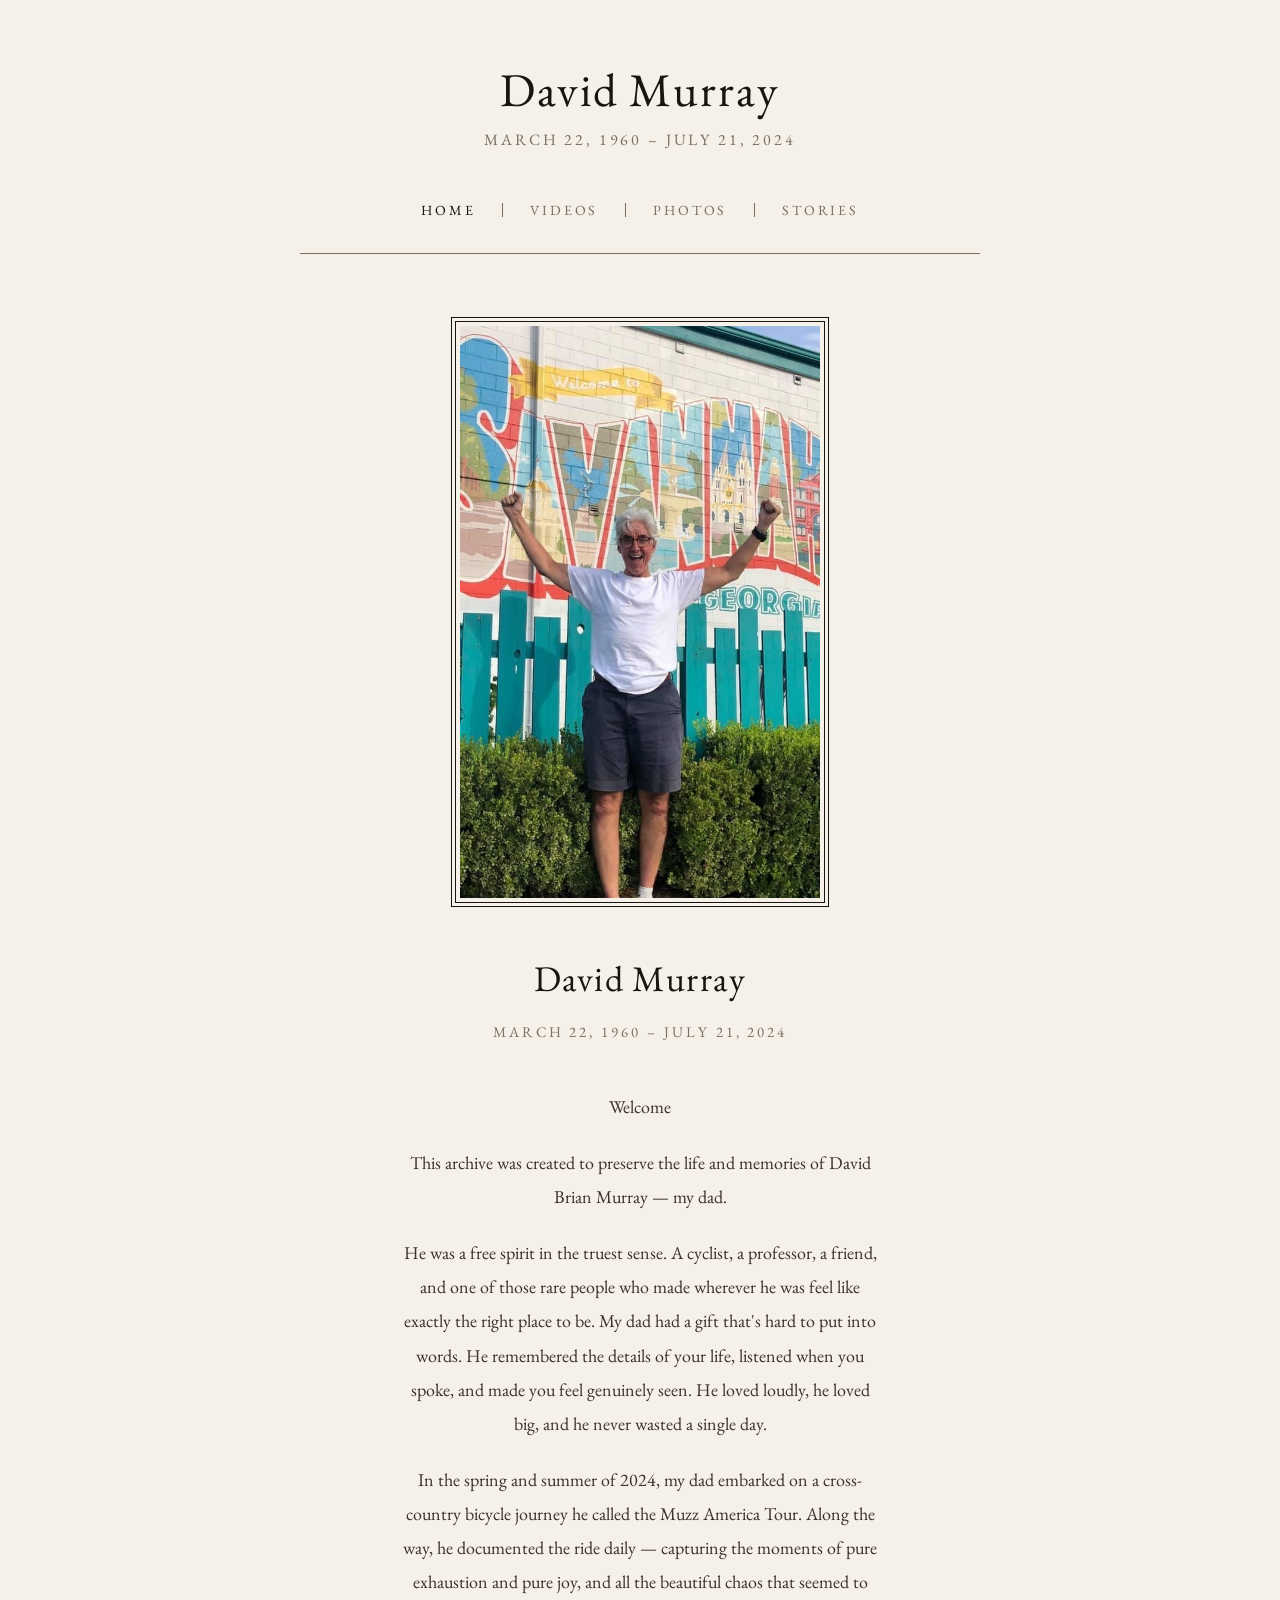
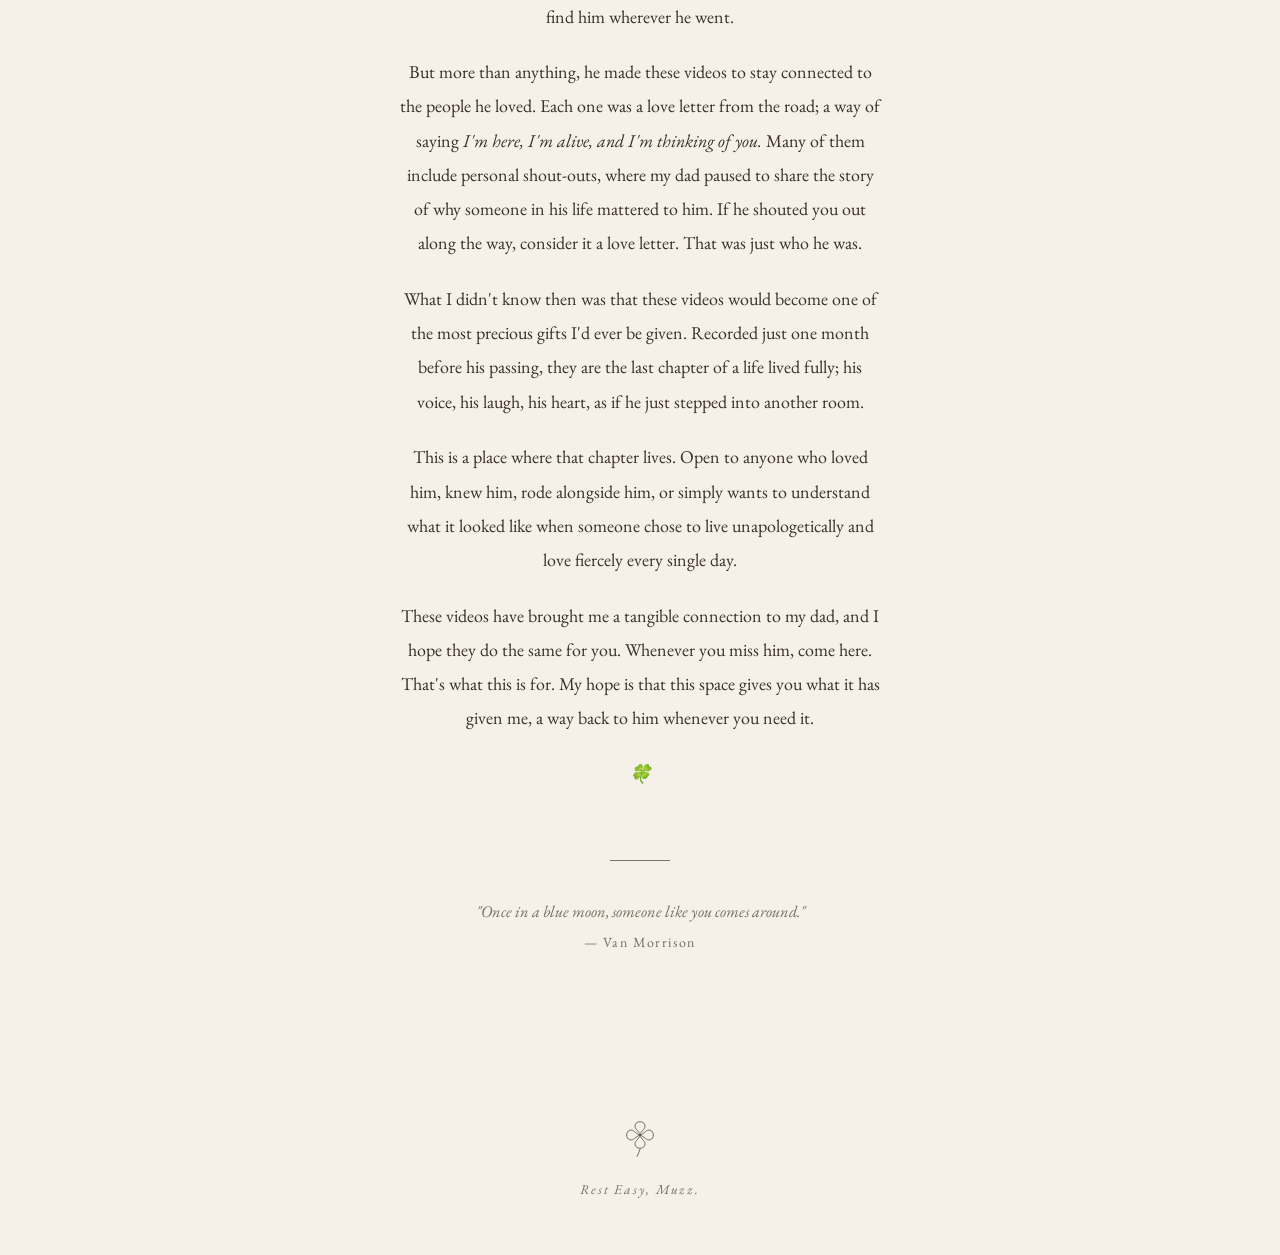
<file: index.html>
<!DOCTYPE html>
<html lang="en">
<head>
  <meta charset="UTF-8" />
  <meta name="viewport" content="width=device-width, initial-scale=1.0" />
  <title>David Murray — Archive</title>
  <link rel="stylesheet" href="styles.css" />
</head>
<body>
  <header class="site-header">
    <div class="header-name">David Murray</div>
    <div class="header-dates">March 22, 1960 &ndash; July 21, 2024</div>
  </header>
  <nav>
    <a href="index.html" class="active">Home</a>
    <a href="videos.html">Videos</a>
    <a href="photos.html">Photos</a>
    <a href="stories.html">Stories</a>
  </nav>
  <div class="page-wrap">
    <main>
      <div class="photo-frame">
        <img src="Dad.jpg" alt="David Murray" />
      </div>
      <h1 class="home-name">David Murray</h1>
      <div class="home-dates">March 22, 1960 &ndash; July 21, 2024</div>
<div class="home-intro">
        <p>Welcome</p>
        <p>This archive was created to preserve the life and memories of David Brian Murray — my dad.</p>
        <p>He was a free spirit in the truest sense. A cyclist, a professor, a friend, and one of those rare people who made wherever he was feel like exactly the right place to be. My dad had a gift that's hard to put into words. He remembered the details of your life, listened when you spoke, and made you feel genuinely seen. He loved loudly, he loved big, and he never wasted a single day.</p>
        <p>In the spring and summer of 2024, my dad embarked on a cross-country bicycle journey he called the Muzz America Tour. Along the way, he documented the ride daily — capturing the moments of pure exhaustion and pure joy, and all the beautiful chaos that seemed to find him wherever he went.</p>
        <p>But more than anything, he made these videos to stay connected to the people he loved. Each one was a love letter from the road; a way of saying <em>I'm here, I'm alive, and I'm thinking of you.</em> Many of them include personal shout-outs, where my dad paused to share the story of why someone in his life mattered to him. If he shouted you out along the way, consider it a love letter. That was just who he was.</p>
        <p>What I didn't know then was that these videos would become one of the most precious gifts I'd ever be given. Recorded just one month before his passing, they are the last chapter of a life lived fully; his voice, his laugh, his heart, as if he just stepped into another room.</p>
        <p>This is a place where that chapter lives. Open to anyone who loved him, knew him, rode alongside him, or simply wants to understand what it looked like when someone chose to live unapologetically and love fiercely every single day.</p>
  <p>These videos have brought me a tangible connection to my dad, and I hope they do the same for you. Whenever you miss him, come here. That's what this is for. My hope is that this space gives you what it has given me, a way back to him whenever you need it.</p>
        <p><em>🍀</em></p>
      </div>
      <div class="divider"></div>
      <div class="home-intro" style="font-style: italic; font-size: 0.9rem; color: var(--ink-light);">
        "Once in a blue moon, someone like you comes around."<br />
        <span style="font-style: normal; letter-spacing: 0.1em; font-size: 0.78rem;">— Van Morrison</span>
      </div>
    </main>
  </div>
  <footer>
    <img src="clover.svg" alt="" class="clover-icon" />
    <div class="footer-text">Rest Easy, Muzz.</div>
  </footer>
</body>
</html>
</file>
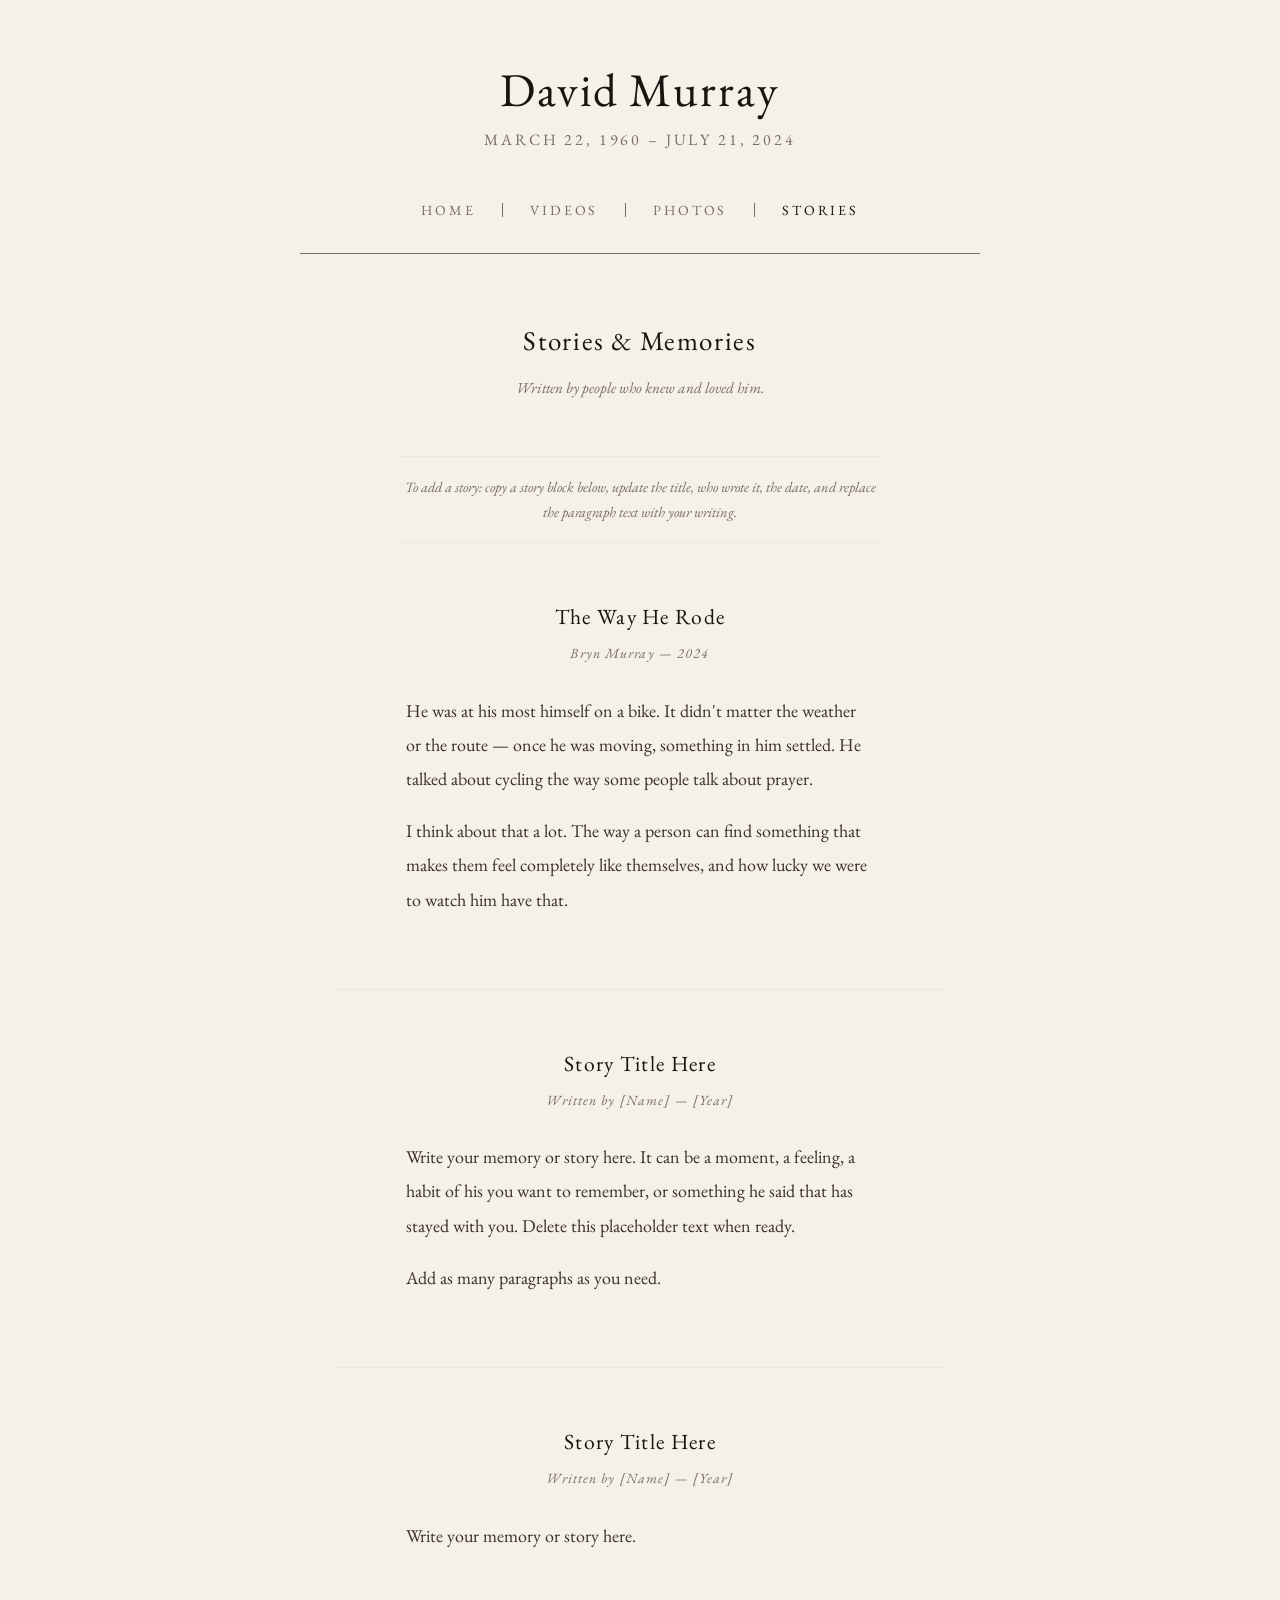
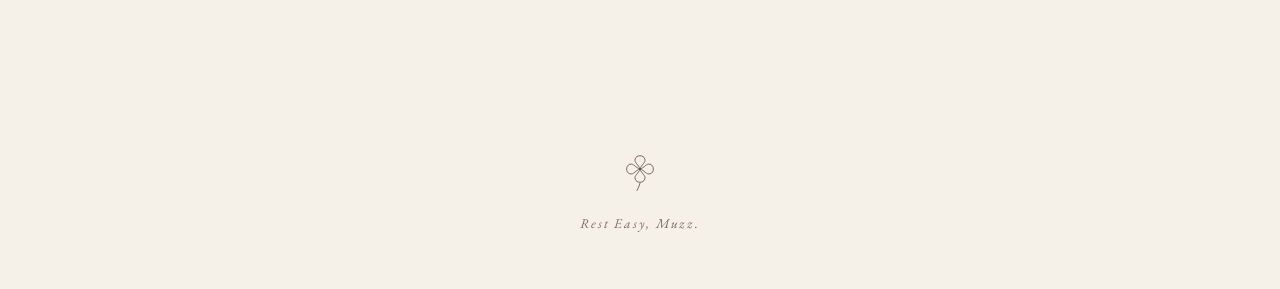
<file: stories.html>
<!DOCTYPE html>
<html lang="en">
<head>
  <meta charset="UTF-8" />
  <meta name="viewport" content="width=device-width, initial-scale=1.0" />
  <title>Stories — David Murray Archive</title>
  <link rel="stylesheet" href="styles.css" />
</head>
<body>
  <header class="site-header">
    <div class="header-name">David Murray</div>
    <div class="header-dates">March 22, 1960 &ndash; July 21, 2024</div>
  </header>
  <nav>
    <a href="index.html">Home</a>
    <a href="videos.html">Videos</a>
    <a href="photos.html">Photos</a>
    <a href="stories.html" class="active">Stories</a>
  </nav>
  <div class="page-wrap">
    <main>
      <div class="page-title">Stories &amp; Memories</div>
      <div class="page-subtitle">Written by people who knew and loved him.</div>
      <div class="note">
        To add a story: copy a story block below, update the title, who wrote it, the date, and replace the paragraph text with your writing.
      </div>
      <div class="story-list">
        <div class="story-entry">
          <h2>The Way He Rode</h2>
          <div class="story-meta">Bryn Murray &mdash; 2024</div>
          <p>He was at his most himself on a bike. It didn't matter the weather or the route — once he was moving, something in him settled. He talked about cycling the way some people talk about prayer.</p>
          <p>I think about that a lot. The way a person can find something that makes them feel completely like themselves, and how lucky we were to watch him have that.</p>
        </div>
        <div class="story-entry">
          <h2>Story Title Here</h2>
          <div class="story-meta">Written by [Name] &mdash; [Year]</div>
          <p>Write your memory or story here. It can be a moment, a feeling, a habit of his you want to remember, or something he said that has stayed with you. Delete this placeholder text when ready.</p>
          <p>Add as many paragraphs as you need.</p>
        </div>
        <div class="story-entry">
          <h2>Story Title Here</h2>
          <div class="story-meta">Written by [Name] &mdash; [Year]</div>
          <p>Write your memory or story here.</p>
        </div>
      </div>
    </main>
  </div>
  <footer>
    <img src="clover.svg" alt="" class="clover-icon" />
    <div class="footer-text">Rest Easy, Muzz.</div>
  </footer>
</body>
</html>
</file>
<file: styles.css>
@import url('https://fonts.googleapis.com/css2?family=EB+Garamond:ital,wght@0,400;0,500;1,400&family=Cormorant+Garamond:ital,wght@0,300;0,400;0,600;1,300;1,400&display=swap');

*, *::before, *::after { box-sizing: border-box; margin: 0; padding: 0; }

:root {
  --ivory: #f5f0e8;
  --ivory-mid: #ede7d9;
  --ink: #1a1410;
  --ink-soft: #3a3028;
  --ink-light: #7a6e62;
  --font: 'EB Garamond', 'Cormorant Garamond', Georgia, serif;
}

html { font-size: 18px; background-color: var(--ivory); }

body { background-color: var(--ivory); color: var(--ink-soft); font-family: var(--font); font-weight: 400; line-height: 1.8; min-height: 100vh; display: flex; flex-direction: column; align-items: center; }

img { display: block; max-width: 100%; }
a { color: inherit; text-decoration: none; }

.page-wrap { width: 100%; max-width: 680px; padding: 0 2rem; display: flex; flex-direction: column; align-items: center; flex: 1; }

.site-header { width: 100%; max-width: 680px; text-align: center; padding: 3.5rem 2rem 1.5rem; }
.site-header .header-name { font-family: var(--font); font-size: 2.6rem; font-weight: 400; letter-spacing: 0.04em; color: var(--ink); line-height: 1.15; }
.site-header .header-dates { font-size: 0.88rem; letter-spacing: 0.18em; text-transform: uppercase; color: var(--ink-light); margin-top: 0.5rem; }

nav { width: 100%; max-width: 680px; display: flex; justify-content: center; padding: 1.2rem 0 2rem; border-bottom: 1px solid var(--ink-light); }
nav a { font-size: 0.78rem; letter-spacing: 0.2em; text-transform: uppercase; color: var(--ink-light); padding: 0 1.5rem; border-right: 1px solid var(--ink-light); line-height: 1; }
nav a:last-child { border-right: none; }
nav a:hover, nav a.active { color: var(--ink); }

main { width: 100%; padding: 3.5rem 0 5rem; display: flex; flex-direction: column; align-items: center; }

.photo-frame { position: relative; display: inline-block; padding: 8px; border: 1.5px solid var(--ink); margin: 0 auto; }
.photo-frame::after { content: ''; position: absolute; inset: 3px; border: 1px solid var(--ink); pointer-events: none; }
.photo-frame img { display: block; width: 100%; max-width: 360px; height: auto; }

.photo-frame-placeholder { position: relative; display: inline-flex; align-items: center; justify-content: center; padding: 8px; border: 1.5px solid var(--ink); margin: 0 auto; }
.photo-frame-placeholder::after { content: ''; position: absolute; inset: 3px; border: 1px solid var(--ink); pointer-events: none; }
.photo-frame-placeholder .inner { width: 300px; height: 380px; background-color: var(--ivory-mid); display: flex; align-items: center; justify-content: center; flex-direction: column; gap: 0.6rem; color: var(--ink-light); font-size: 0.8rem; font-style: italic; text-align: center; padding: 1.5rem; }

.home-name { font-size: 2rem; font-weight: 400; letter-spacing: 0.04em; text-align: center; color: var(--ink); margin-top: 2.2rem; margin-bottom: 0.4rem; }
.home-dates { font-size: 0.82rem; letter-spacing: 0.2em; text-transform: uppercase; text-align: center; color: var(--ink-light); margin-bottom: 2.5rem; }
.home-intro { max-width: 480px; text-align: center; font-size: 1rem; line-height: 1.9; color: var(--ink-soft); margin: 0 auto 1.8rem; }
.home-intro p + p { margin-top: 1.2rem; }

.page-title { font-size: 1.5rem; font-weight: 400; letter-spacing: 0.06em; text-align: center; color: var(--ink); margin-bottom: 0.5rem; }
.page-subtitle { font-size: 0.85rem; font-style: italic; color: var(--ink-light); text-align: center; margin-bottom: 3rem; }

.divider { width: 60px; height: 1px; background-color: var(--ink-light); margin: 2rem auto; }

.note { max-width: 480px; margin: 0 auto 3rem; font-size: 0.8rem; font-style: italic; color: var(--ink-light); text-align: center; line-height: 1.7; border-top: 1px solid var(--ivory-mid); border-bottom: 1px solid var(--ivory-mid); padding: 1rem 0; }

.photo-grid { display: grid; grid-template-columns: repeat(2, 1fr); gap: 1.4rem; width: 100%; margin-bottom: 3rem; }
.photo-grid-item { display: flex; flex-direction: column; align-items: center; gap: 0.6rem; }
.photo-grid-item .photo-frame img { max-width: 100%; width: 100%; aspect-ratio: 1; object-fit: cover; }
.photo-grid-item .photo-frame-placeholder .inner { width: 100%; aspect-ratio: 1; height: auto; min-height: 180px; }
.photo-caption { font-size: 0.78rem; font-style: italic; color: var(--ink-light); text-align: center; }

.video-list { width: 100%; display: flex; flex-direction: column; gap: 3rem; margin-bottom: 3rem; }
.video-entry { display: flex; flex-direction: column; align-items: center; gap: 0.9rem; }
.video-frame { width: 100%; position: relative; padding: 8px; border: 1.5px solid var(--ink); }
.video-frame::after { content: ''; position: absolute; inset: 3px; border: 1px solid var(--ink); pointer-events: none; }
.video-frame video, .video-frame iframe { display: block; width: 100%; aspect-ratio: 16 / 9; background-color: #0f0d0a; }
.video-placeholder-box { width: 100%; aspect-ratio: 16 / 9; background-color: #1a1410; display: flex; align-items: center; justify-content: center; font-size: 0.78rem; font-style: italic; color: #7a6e62; text-align: center; padding: 1rem; }
.video-title { font-size: 0.85rem; letter-spacing: 0.1em; text-transform: uppercase; color: var(--ink-soft); text-align: center; }
.video-desc { font-size: 0.82rem; font-style: italic; color: var(--ink-light); text-align: center; }

.story-list { width: 100%; display: flex; flex-direction: column; }
.story-entry { padding: 3rem 0; border-bottom: 1px solid var(--ivory-mid); text-align: center; }
.story-entry:first-child { padding-top: 0; }
.story-entry:last-child { border-bottom: none; }
.story-entry h2 { font-size: 1.2rem; font-weight: 400; letter-spacing: 0.06em; color: var(--ink); margin-bottom: 0.3rem; }
.story-meta { font-size: 0.78rem; font-style: italic; color: var(--ink-light); letter-spacing: 0.08em; margin-bottom: 1.5rem; }
.story-entry p { max-width: 52ch; margin: 0 auto 1rem; font-size: 1rem; line-height: 1.9; color: var(--ink-soft); text-align: left; }

footer { width: 100%; max-width: 680px; display: flex; flex-direction: column; align-items: center; padding: 2rem 2rem 3rem; gap: 1rem; }
.clover-icon { width: 36px; height: auto; opacity: 0.75; }
.footer-text { font-size: 0.75rem; letter-spacing: 0.14em; color: var(--ink-light); font-style: italic; text-align: center; }
</file>
